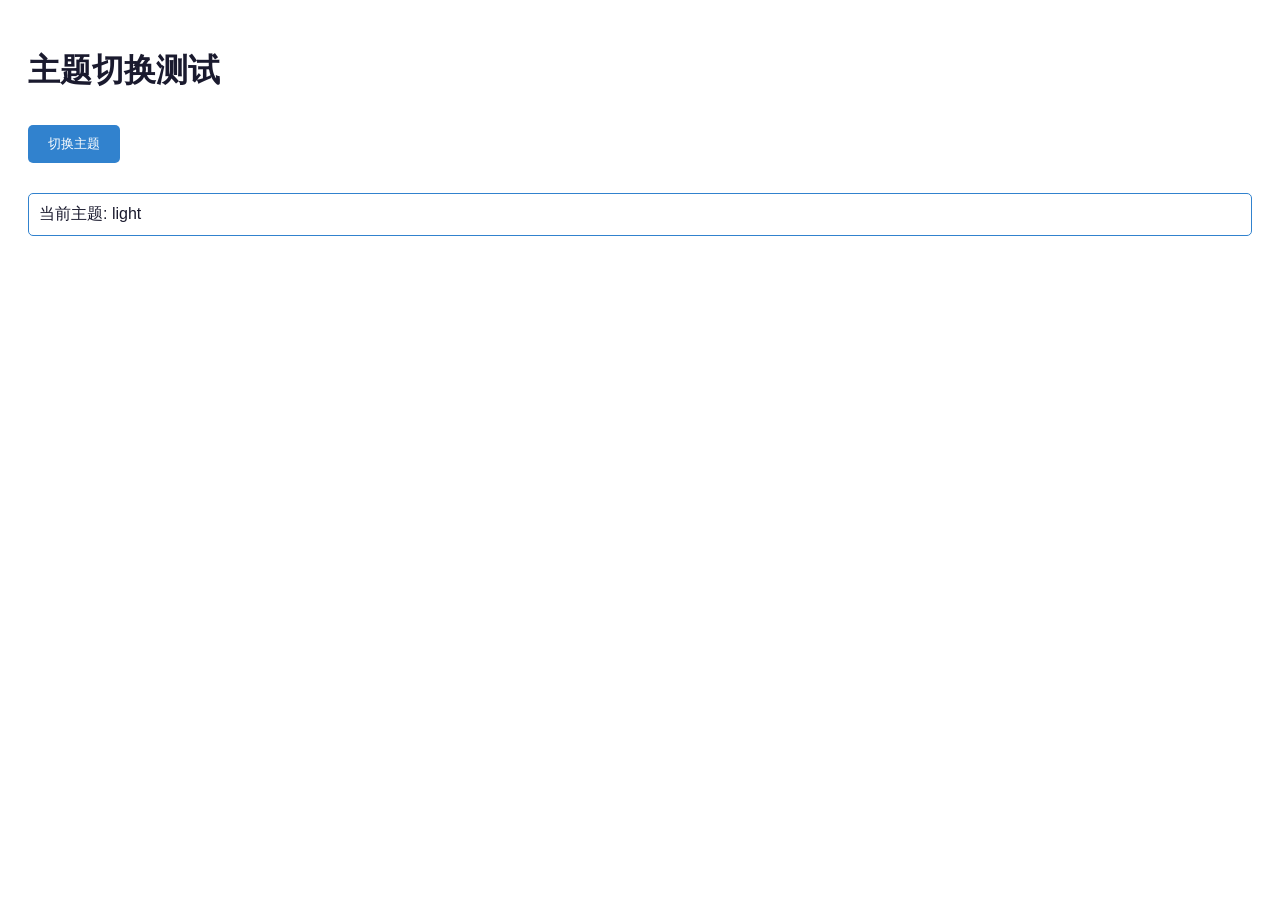
<file: test_theme.html>
<!DOCTYPE html>
<html lang="zh-CN" data-theme="light">
<head>
    <meta charset="UTF-8">
    <meta name="viewport" content="width=device-width, initial-scale=1.0">
    <title>主题测试</title>
    <style>
        :root {
            --bg-primary: #ffffff;
            --text-primary: #1a1a2e;
            --accent-primary: #3182ce;
        }

        [data-theme="dark"] {
            --bg-primary: #0f172a;
            --text-primary: #f1f5f9;
            --accent-primary: #60a5fa;
        }

        [data-theme="gold"] {
            --bg-primary: #1a1510;
            --text-primary: #f5e6d3;
            --accent-primary: #d4af37;
        }

        body {
            background-color: var(--bg-primary);
            color: var(--text-primary);
            transition: all 0.3s ease;
            padding: 20px;
            font-family: sans-serif;
        }

        button {
            background-color: var(--accent-primary);
            color: white;
            padding: 10px 20px;
            border: none;
            border-radius: 5px;
            cursor: pointer;
            margin: 10px 0;
        }

        .theme-info {
            margin-top: 20px;
            padding: 10px;
            border: 1px solid var(--accent-primary);
            border-radius: 5px;
        }
    </style>
</head>
<body>
    <h1>主题切换测试</h1>
    <button onclick="toggleTheme()">切换主题</button>
    <div class="theme-info">
        当前主题: <span id="currentTheme">light</span>
    </div>

    <script>
        function toggleTheme() {
            const currentTheme = document.documentElement.getAttribute('data-theme');
            const themes = ['light', 'dark', 'gold'];
            const currentIndex = themes.indexOf(currentTheme);
            const newTheme = themes[(currentIndex + 1) % themes.length];
            
            document.documentElement.setAttribute('data-theme', newTheme);
            localStorage.setItem('theme', newTheme);
            document.getElementById('currentTheme').textContent = newTheme;
        }

        // 加载保存的主题
        document.addEventListener('DOMContentLoaded', function() {
            const savedTheme = localStorage.getItem('theme') || 'light';
            document.documentElement.setAttribute('data-theme', savedTheme);
            document.getElementById('currentTheme').textContent = savedTheme;
        });
    </script>
</body>
</html>
</file>
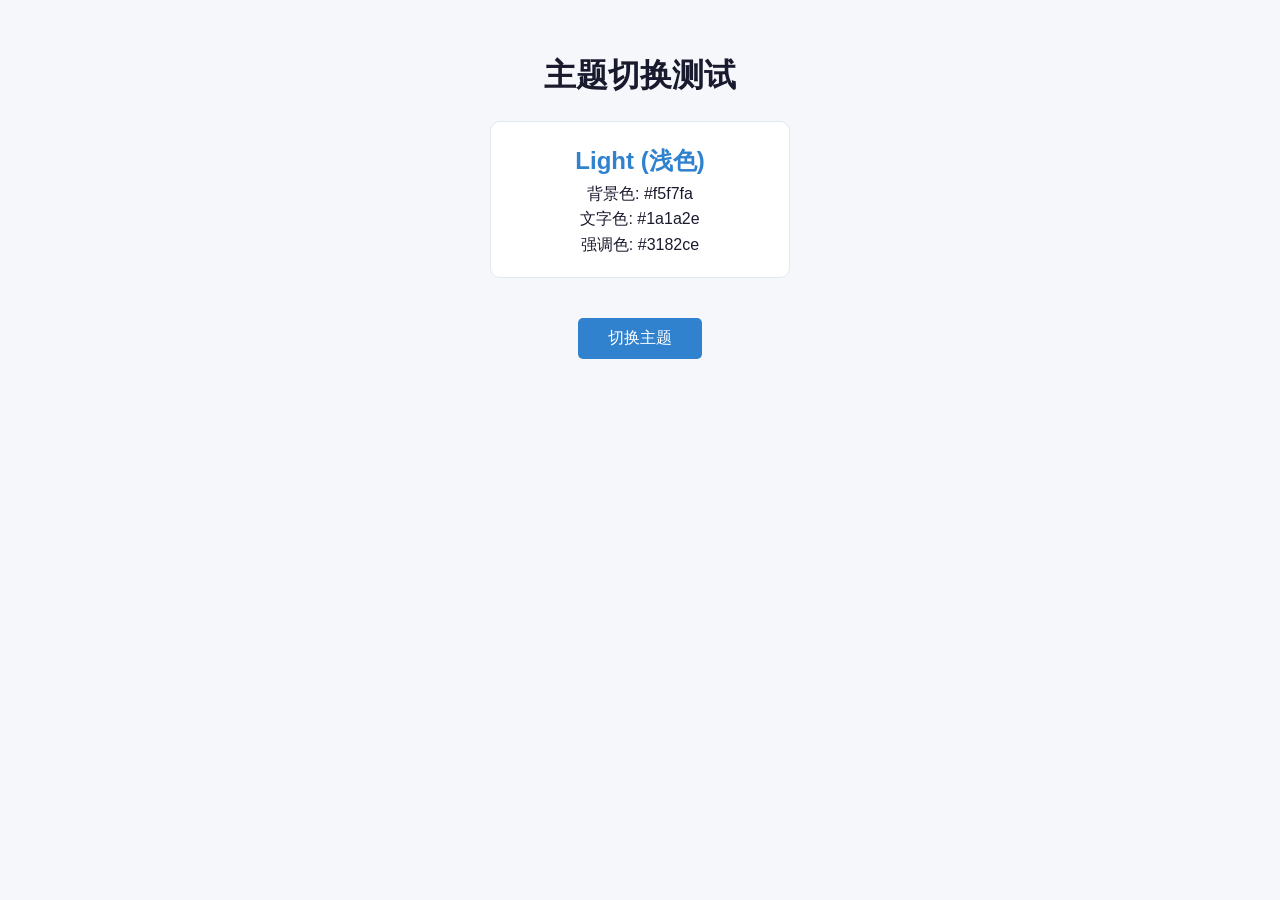
<file: web/test_theme_switch.html>
<!DOCTYPE html>
<html lang="zh-CN" data-theme="light">
<head>
    <meta charset="UTF-8">
    <meta name="viewport" content="width=device-width, initial-scale=1.0">
    <title>主题切换测试</title>
    <link rel="stylesheet" href="css/style.css">
    <style>
        body {
            padding: 50px;
            text-align: center;
        }
        .theme-display {
            margin: 20px auto;
            padding: 20px;
            border-radius: 10px;
            width: 300px;
            background-color: var(--bg-card);
            border: 1px solid var(--border-color);
        }
        .theme-name {
            font-size: 24px;
            font-weight: bold;
            color: var(--accent-primary);
        }
        button {
            padding: 10px 30px;
            font-size: 16px;
            cursor: pointer;
            background-color: var(--accent-primary);
            color: white;
            border: none;
            border-radius: 5px;
            margin-top: 20px;
        }
    </style>
</head>
<body>
    <h1>主题切换测试</h1>
    <div class="theme-display">
        <div class="theme-name" id="themeName">Light</div>
        <p>背景色: <span id="bgColor"></span></p>
        <p>文字色: <span id="textColor"></span></p>
        <p>强调色: <span id="accentColor"></span></p>
    </div>
    <button onclick="toggleTheme()">切换主题</button>

    <script>
        const themes = ['light', 'dark', 'gold'];
        const themeNames = {
            'light': 'Light (浅色)',
            'dark': 'Dark (深色)', 
            'gold': 'Gold (金色)'
        };

        function toggleTheme() {
            const currentTheme = document.documentElement.getAttribute('data-theme') || 'light';
            const currentIndex = themes.indexOf(currentTheme);
            const newTheme = themes[(currentIndex + 1) % themes.length];
            
            console.log(`切换主题: ${currentTheme} -> ${newTheme}`);
            
            document.documentElement.setAttribute('data-theme', newTheme);
            localStorage.setItem('theme', newTheme);
            updateDisplay(newTheme);
        }

        function updateDisplay(theme) {
            document.getElementById('themeName').textContent = themeNames[theme];
            
            const style = window.getComputedStyle(document.body);
            document.getElementById('bgColor').textContent = style.getPropertyValue('--bg-secondary');
            document.getElementById('textColor').textContent = style.getPropertyValue('--text-primary');
            document.getElementById('accentColor').textContent = style.getPropertyValue('--accent-primary');
        }

        // 初始化显示
        document.addEventListener('DOMContentLoaded', function() {
            const savedTheme = localStorage.getItem('theme') || 'light';
            document.documentElement.setAttribute('data-theme', savedTheme);
            updateDisplay(savedTheme);
            console.log(`初始化主题: ${savedTheme}`);
        });
    </script>
</body>
</html>
</file>
<file: web/css/style.css>
/* ============================================
   股票财务分析系统 - 样式表
   支持浅色/深色主题切换
   ============================================ */

/* CSS变量定义 */
:root {
    /* 浅色主题（默认） */
    --bg-primary: #ffffff;
    --bg-secondary: #f5f7fa;
    --bg-tertiary: #eef2f7;
    --bg-card: #ffffff;
    --bg-hover: #f0f4f8;
    
    --text-primary: #1a1a2e;
    --text-secondary: #4a5568;
    --text-tertiary: #718096;
    --text-muted: #a0aec0;
    
    --border-color: #e2e8f0;
    --border-light: #edf2f7;
    
    --accent-primary: #3182ce;
    --accent-secondary: #63b3ed;
    --accent-hover: #2c5282;
    
    --primary-color: #3b82f6;
    --primary-dark: #2563eb;
    
    --success-color: #ff0000;    /* 红色 - 上涨/增长 */
    --danger-color: #00aa00;    /* 绿色 - 下跌/负增长 */
    --warning-color: #ed8936;
    
    --shadow-sm: 0 1px 3px rgba(0, 0, 0, 0.1);
    --shadow-md: 0 4px 6px rgba(0, 0, 0, 0.1);
    --shadow-lg: 0 10px 15px rgba(0, 0, 0, 0.1);
    
    --radius-sm: 6px;
    --radius-md: 10px;
    --radius-lg: 16px;
    
    --transition: all 0.3s ease;
}

/* 深色主题 */
[data-theme="dark"] {
    --bg-primary: #0f172a;
    --bg-secondary: #1e293b;
    --bg-tertiary: #334155;
    --bg-card: #1e293b;
    --bg-hover: #2d3748;
    
    --text-primary: #f1f5f9;
    --text-secondary: #cbd5e1;
    --text-tertiary: #94a3b8;
    --text-muted: #64748b;
    
    --border-color: #334155;
    --border-light: #475569;
    
    --accent-primary: #60a5fa;
    --accent-secondary: #3b82f6;
    --accent-hover: #93c5fd;
    
    --primary-color: #3b82f6;
    --primary-dark: #2563eb;
    
    --success-color: #ff3333;    /* 红色 - 上涨/增长 */
    --danger-color: #00cc00;    /* 绿色 - 下跌/负增长 */
    --warning-color: #fb923c;
    
    --shadow-sm: 0 1px 3px rgba(0, 0, 0, 0.3);
    --shadow-md: 0 4px 6px rgba(0, 0, 0, 0.4);
    --shadow-lg: 0 10px 15px rgba(0, 0, 0, 0.5);
}

/* 金色主题 - 高端大气 */
[data-theme="gold"] {
    --bg-primary: #1a1510;
    --bg-secondary: #2d2418;
    --bg-tertiary: #3d3020;
    --bg-card: #231d14;
    --bg-hover: #3d3020;
    
    --text-primary: #f5e6d3;
    --text-secondary: #d4c4a8;
    --text-tertiary: #a69076;
    --text-muted: #7a6650;
    
    --border-color: #5c4a33;
    --border-light: #4a3828;
    
    --accent-primary: #d4af37;
    --accent-secondary: #f0d76e;
    --accent-hover: #ffd700;
    
    --primary-color: #d4af37;
    --primary-dark: #b8960c;
    
    --success-color: #ff4444;    /* 红色 - 上涨/增长 */
    --danger-color: #00dd00;    /* 绿色 - 下跌/负增长 */
    --warning-color: #d4af37;
    
    --shadow-sm: 0 1px 3px rgba(0, 0, 0, 0.3);
    --shadow-md: 0 4px 6px rgba(0, 0, 0, 0.4);
    --shadow-lg: 0 10px 15px rgba(0, 0, 0, 0.5);
}

/* 基础样式重置 */
* {
    margin: 0;
    padding: 0;
    box-sizing: border-box;
}

body {
    font-family: -apple-system, BlinkMacSystemFont, 'Segoe UI', 'PingFang SC', 'Hiragino Sans GB', 'Microsoft YaHei', sans-serif;
    background-color: var(--bg-secondary);
    color: var(--text-primary);
    line-height: 1.6;
    transition: var(--transition);
    min-height: 100vh;
}

/* ============================================
   顶部导航栏
   ============================================ */
.header {
    position: fixed;
    top: 0;
    left: 0;
    right: 0;
    height: 64px;
    background-color: var(--bg-card);
    border-bottom: 1px solid var(--border-color);
    display: flex;
    align-items: center;
    justify-content: space-between;
    padding: 0 24px;
    z-index: 1000;
    box-shadow: var(--shadow-sm);
    transition: var(--transition);
}

.header-left .logo {
    display: flex;
    align-items: center;
    gap: 10px;
    text-decoration: none;
    color: var(--accent-primary);
    font-size: 1.25rem;
    font-weight: 600;
}

.header-left .logo i {
    font-size: 1.5rem;
}

.header-center {
    flex: 1;
    max-width: 400px;
    margin: 0 24px;
}

.search-box {
    display: flex;
    align-items: center;
    background-color: var(--bg-tertiary);
    border-radius: var(--radius-md);
    padding: 4px;
    border: 1px solid var(--border-color);
    transition: var(--transition);
}

.search-box:focus-within {
    border-color: var(--accent-primary);
    box-shadow: 0 0 0 3px rgba(49, 130, 206, 0.1);
}

.search-box input {
    flex: 1;
    border: none;
    background: transparent;
    padding: 10px 16px;
    font-size: 0.95rem;
    color: var(--text-primary);
    outline: none;
}

.search-box input::placeholder {
    color: var(--text-muted);
}

/* 隐藏浏览器默认的清除按钮和搜索图标 */
.search-box input::-webkit-search-cancel-button,
.search-box input::-webkit-search-decoration,
.search-box input::-webkit-search-results-button,
.search-box input::-webkit-search-results-decoration {
    -webkit-appearance: none;
    display: none;
}

.search-box input::-moz-search-cancel-button,
.search-box input::-moz-search-decoration,
.search-box input::-moz-search-results-button {
    display: none;
}

.search-box input::-ms-clear,
.search-box input::-ms-reveal {
    display: none;
}

/* 确保输入框没有任何背景装饰 */
.search-box input {
    background-image: none !important;
    background-color: transparent !important;
    -webkit-appearance: none;
    -moz-appearance: none;
    appearance: none;
}

/* 彻底移除所有浏览器默认的输入框装饰 */
.search-box input::-webkit-search-cancel-button,
.search-box input::-webkit-search-decoration,
.search-box input::-webkit-search-results-button,
.search-box input::-webkit-search-results-decoration,
.search-box input::-webkit-textfield-decoration-container {
    -webkit-appearance: none;
    display: none;
    width: 0;
    height: 0;
    margin: 0;
    padding: 0;
}

.search-box input::-moz-search-cancel-button,
.search-box input::-moz-search-decoration,
.search-box input::-moz-search-results-button,
.search-box input::-moz-search-results-decoration {
    display: none;
    width: 0;
    height: 0;
    margin: 0;
    padding: 0;
}

/* 确保输入框内部没有额外的元素 */
.search-box input {
    padding-right: 16px !important;
}

/* 移除外部插件或扩展添加的干扰元素 */
.Pfosts,
.tosan,
.Pfosts.tosan,
div.Pfosts,
div.tosan,
div.Pfosts.tosan,
.search-box .Pfosts,
.search-box .tosan,
.search-box > div:not(:first-child):not(:last-child),
.search-box > div[class*="Pfosts"],
.search-box > div[class*="tosan"],
.header-center .Pfosts,
.header-center .tosan,
.header-center > div > div:not(:first-child):not(:last-child) {
    display: none !important;
    visibility: hidden !important;
    width: 0 !important;
    height: 0 !important;
    opacity: 0 !important;
    position: absolute !important;
    pointer-events: none !important;
    z-index: -9999 !important;
}

/* 移除所有可能的输入框装饰 */
.search-box input::-webkit-outer-spin-button,
.search-box input::-webkit-inner-spin-button {
    -webkit-appearance: none;
    margin: 0;
}

.search-box input[type=number] {
    -moz-appearance: textfield;
}

.search-box button {
    background-color: var(--accent-primary);
    color: white;
    border: none;
    padding: 10px 20px;
    border-radius: var(--radius-sm);
    cursor: pointer;
    transition: var(--transition);
}

.search-box button:hover {
    background-color: var(--accent-hover);
}

.header-right {
    display: flex;
    align-items: center;
    gap: 16px;
}

.theme-toggle {
    width: 40px;
    height: 40px;
    border-radius: 50%;
    border: 1px solid var(--border-color);
    background-color: var(--bg-tertiary);
    color: var(--text-secondary);
    cursor: pointer;
    display: flex;
    align-items: center;
    justify-content: center;
    transition: var(--transition);
}

.theme-toggle:hover {
    background-color: var(--bg-hover);
    color: var(--accent-primary);
    transform: rotate(15deg);
}

/* ============================================
   主内容区
   ============================================ */
.main-content {
    padding: 88px 24px 24px;
    max-width: 1400px;
    margin: 0 auto;
}

/* 股票信息卡片 */
.stock-info-card {
    background-color: var(--bg-card);
    border-radius: var(--radius-lg);
    padding: 10px 16px;
    margin-bottom: 12px;
    box-shadow: var(--shadow-md);
    border: 1px solid var(--border-color);
    transition: var(--transition);
}

.stock-header-main {
    display: flex;
    align-items: center;
    justify-content: center;
    gap: 24px;
}

.stock-title-section {
    display: flex;
    align-items: center;
    gap: 12px;
    min-width: 120px;
}

.stock-name {
    font-size: 1.4rem;
    font-weight: 700;
    color: var(--text-primary);
}

.stock-code {
    font-size: 1.1rem;
    color: var(--text-tertiary);
    font-family: 'SF Mono', monospace;
}

/* 行情数据 */
.stock-market-data {
    display: flex;
    flex-direction: column;
    gap: 10px;
    width: 100%;
    position: relative;
    padding: 16px;
    background: rgba(255, 255, 255, 0.05);
    border-radius: 12px;
}

/* 操作按钮组 */
.market-actions {
    position: absolute;
    top: 12px;
    right: 12px;
    display: flex;
    gap: 8px;
}

/* 市场头部信息 */
.market-header {
    display: flex;
    align-items: center;
    gap: 24px;
    padding-bottom: 12px;
    border-bottom: 1px solid rgba(255, 255, 255, 0.1);
}

.action-btn {
    background-color: rgba(255, 255, 255, 0.1);
    color: var(--text-primary);
    border: none;
    border-radius: 8px;
    padding: 8px 12px;
    font-size: 0.875rem;
    cursor: pointer;
    transition: all 0.2s ease;
    display: flex;
    align-items: center;
    gap: 4px;
}

.action-btn:hover {
    background-color: rgba(255, 255, 255, 0.2);
}

.action-btn:active {
    transform: scale(0.95);
}

.action-btn.favorited {
    color: #ffc107;
}

.price-section {
    display: flex;
    align-items: baseline;
    gap: 8px;
}

.current-price {
    font-size: 2.2rem;
    font-weight: 700;
    color: var(--text-primary);
}

.price-unit {
    font-size: 1rem;
    color: var(--text-secondary);
}

.price-change-info {
    display: flex;
    align-items: center;
    gap: 8px;
}

.price-change {
    font-size: 1.1rem;
    font-weight: 600;
}

.price-change-percent {
    font-size: 1.1rem;
    font-weight: 600;
}

.price-change.positive,
.price-change-percent.positive {
    color: var(--success-color);
}

.price-change.negative,
.price-change-percent.negative {
    color: var(--danger-color);
}

.price-change.neutral,
.price-change-percent.neutral {
    color: #808080;
}

.stock-tags {
    display: flex;
    flex-wrap: wrap;
    gap: 8px;
}

.tag-item {
    padding: 2px 8px;
    background: rgba(59, 130, 246, 0.1);
    color: var(--primary-color);
    border-radius: 4px;
    font-size: 0.75rem;
}

.market-grid {
    display: grid;
    grid-template-columns: repeat(4, 1fr);
    gap: 12px;
    padding: 14px;
    background: rgba(0, 0, 0, 0.2);
    border-radius: 10px;
}

.market-item {
    display: flex;
    flex-direction: column;
    gap: 3px;
}

.market-label {
    font-size: 0.725rem;
    color: var(--text-tertiary);
    font-weight: 500;
    text-transform: uppercase;
    letter-spacing: 0.5px;
}

.market-value {
    font-size: 0.9rem;
    font-weight: 600;
    color: var(--text-primary);
    font-family: 'SF Mono', monospace;
}

.market-value.high {
    color: var(--success-color);
}

.market-value.low {
    color: var(--danger-color);
}

.update-info {
    position: absolute;
    bottom: 12px;
    right: 12px;
    display: flex;
    align-items: center;
    gap: 4px;
    font-size: 0.75rem;
    color: var(--text-tertiary);
}

.update-time-label {
}

.update-time-value {
    font-family: 'SF Mono', monospace;
}

.market-stats {
    display: flex;
    align-items: center;
    gap: 4px;
    padding-left: 12px;
    border-left: 1px solid var(--border-light);
}

.stat-label {
    font-size: 0.75rem;
    color: var(--text-tertiary);
}

.stat-value {
    font-size: 0.9rem;
    font-weight: 600;
    color: var(--text-primary);
}

/* 公司概况 */
.company-profile {
    display: flex;
    flex-wrap: wrap;
    gap: 16px;
}

.profile-row {
    display: flex;
    align-items: center;
}

.profile-label {
    font-size: 0.8rem;
    color: var(--text-tertiary);
    flex-shrink: 0;
}

.profile-value {
    font-size: 0.8rem;
    color: var(--text-primary);
    flex: 1;
    max-width: 400px;
}

/* 关键指标概览 */
.metrics-overview {
    margin-bottom: 20px;
}

.metrics-grid {
    display: grid;
    grid-template-columns: repeat(auto-fit, minmax(200px, 1fr));
    gap: 12px;
}

.metric-card {
    background-color: var(--bg-card);
    border-radius: var(--radius-md);
    padding: 16px;
    box-shadow: var(--shadow-sm);
    border: 1px solid var(--border-color);
    transition: var(--transition);
}

.metric-card:hover {
    transform: translateY(-1px);
    box-shadow: var(--shadow-md);
}

.metric-label {
    font-size: 0.75rem;
    color: var(--text-tertiary);
    margin-bottom: 6px;
}

.metric-value {
    font-size: 1.375rem;
    font-weight: 600;
    color: var(--text-primary);
    margin-bottom: 6px;
}

.metric-change {
    font-size: 0.75rem;
    font-weight: 500;
}

.metric-change.positive {
    color: var(--success-color);
}

.metric-change.negative {
    color: var(--danger-color);
}

.metric-unit {
    font-size: 0.75rem;
    color: var(--text-muted);
}

/* ============================================
   图表区域
   ============================================ */
.charts-section {
    margin-bottom: 24px;
}

.chart-container {
    background-color: var(--bg-card);
    border-radius: var(--radius-lg);
    padding: 24px;
    box-shadow: var(--shadow-md);
    border: 1px solid var(--border-color);
}

.chart-header {
    display: flex;
    align-items: center;
    justify-content: space-between;
    margin-bottom: 20px;
    flex-wrap: wrap;
    gap: 16px;
}

.chart-header h3 {
    font-size: 1.125rem;
    font-weight: 600;
    color: var(--text-primary);
}

.chart-controls {
    display: flex;
    gap: 8px;
    flex-wrap: wrap;
}

.chart-btn {
    padding: 8px 16px;
    border: 1px solid var(--border-color);
    background-color: var(--bg-tertiary);
    color: var(--text-secondary);
    border-radius: var(--radius-sm);
    cursor: pointer;
    font-size: 0.875rem;
    transition: var(--transition);
}

.chart-btn:hover {
    background-color: var(--bg-hover);
    color: var(--text-primary);
}

.chart-btn.active {
    background-color: var(--accent-primary);
    color: white;
    border-color: var(--accent-primary);
}

.chart-wrapper {
    position: relative;
    height: 400px;
}

/* ============================================
   盈利预测区域
   ============================================ */
.forecast-section {
    background-color: var(--bg-card);
    border-radius: var(--radius-lg);
    padding: 20px;
    margin-bottom: 20px;
    box-shadow: var(--shadow-md);
    border: 1px solid var(--border-color);
}

.section-header {
    margin-bottom: 16px;
}

.section-header h3 {
    font-size: 1.125rem;
    font-weight: 600;
    color: var(--text-primary);
}

/* ============================================
   数据表格
   ============================================ */
.data-table-section {
    background-color: var(--bg-card);
    border-radius: var(--radius-lg);
    padding: 20px;
    margin-bottom: 20px;
    box-shadow: var(--shadow-md);
    border: 1px solid var(--border-color);
}

.table-header {
    display: flex;
    align-items: center;
    justify-content: space-between;
    margin-bottom: 20px;
    flex-wrap: wrap;
    gap: 16px;
}

.table-header h3 {
    font-size: 1.125rem;
    font-weight: 600;
    color: var(--text-primary);
}

.table-controls {
    display: flex;
    gap: 12px;
}

.export-btn {
    display: flex;
    align-items: center;
    gap: 8px;
    padding: 10px 20px;
    background-color: var(--accent-primary);
    color: white;
    border: none;
    border-radius: var(--radius-sm);
    cursor: pointer;
    font-size: 0.875rem;
    transition: var(--transition);
}

.export-btn:hover {
    background-color: var(--accent-hover);
}

.table-wrapper {
    overflow-x: auto;
    border-radius: var(--radius-md);
    border: 1px solid var(--border-color);
    max-height: 400px;
    overflow-y: auto;
}

.data-table {
    width: 100%;
    border-collapse: collapse;
    font-size: 0.85rem;
}

.data-table th,
.data-table td {
    padding: 8px 12px;
    text-align: right;
    border-bottom: 1px solid var(--border-light);
}

.data-table th {
    background-color: var(--bg-tertiary);
    color: var(--text-secondary);
    font-weight: 600;
    text-align: center;
    white-space: nowrap;
    position: sticky;
    top: 0;
    z-index: 1;
    box-shadow: 0 2px 2px -1px rgba(0, 0, 0, 0.1);
}

.data-table th:first-child,
.data-table td:first-child {
    text-align: left;
    font-weight: 500;
}

.data-table tbody tr {
    transition: var(--transition);
}

.data-table tbody tr:hover {
    background-color: var(--bg-hover);
}

.data-table tbody tr:last-child td {
    border-bottom: none;
}

.data-table .positive {
    color: var(--success-color);
}

.data-table .negative {
    color: var(--danger-color);
}

/* ============================================
   页脚
   ============================================ */
.footer {
    text-align: center;
    padding: 24px;
    color: var(--text-muted);
    font-size: 0.875rem;
    border-top: 1px solid var(--border-color);
    margin-top: 40px;
}

/* ============================================
   互动问答模块
   ============================================ */
.qa-section {
    background-color: var(--bg-card);
    border-radius: var(--radius-lg);
    padding: 20px;
    box-shadow: var(--shadow-sm);
    border: 1px solid var(--border-color);
    margin-bottom: 24px;
}

.qa-section .section-header {
    display: flex;
    justify-content: space-between;
    align-items: center;
    margin-bottom: 16px;
    padding-bottom: 12px;
    border-bottom: 1px solid var(--border-light);
    flex-wrap: wrap;
    gap: 12px;
}

.qa-section h3 {
    font-size: 1.125rem;
    font-weight: 600;
    color: var(--text-primary);
    margin: 0;
}

.qa-actions {
    display: flex;
    align-items: center;
    gap: 12px;
    flex-wrap: wrap;
}

.qa-search {
    display: flex;
    align-items: center;
    gap: 6px;
}

.search-input {
    padding: 6px 12px;
    border: 1px solid var(--border-color);
    border-radius: var(--radius-sm);
    font-size: 0.875rem;
    width: 200px;
    background-color: var(--bg-secondary);
    color: var(--text-primary);
    transition: var(--transition);
}

.search-input:focus {
    outline: none;
    border-color: var(--accent-primary);
    box-shadow: 0 0 0 2px rgba(59, 130, 246, 0.2);
}

.search-btn {
    background-color: var(--accent-primary);
    color: white;
    border: none;
    border-radius: var(--radius-sm);
    padding: 6px 12px;
    font-size: 0.875rem;
    cursor: pointer;
    transition: var(--transition);
    display: flex;
    align-items: center;
    gap: 4px;
}

.search-btn:hover {
    background-color: var(--accent-hover);
}

.refresh-btn {
    background-color: var(--accent-primary);
    color: white;
    border: none;
    border-radius: var(--radius-sm);
    padding: 6px 12px;
    font-size: 0.875rem;
    cursor: pointer;
    transition: var(--transition);
    display: flex;
    align-items: center;
    gap: 4px;
}

.refresh-btn:hover {
    background-color: var(--accent-hover);
}

.refresh-btn:active {
    transform: scale(0.98);
}

.qa-container {
    display: flex;
    flex-direction: column;
    gap: 8px;
}

.qa-item {
    display: flex;
    flex-direction: column;
    gap: 4px;
    padding: 8px 0;
    border-bottom: 1px solid var(--border-light);
}

.qa-item:last-child {
    border-bottom: none;
}

/* 最近 3 天（72 小时）问答高亮 */
.qa-item.recent {
    background-color: rgba(251, 191, 36, 0.2);
    border-radius: 8px;
    padding: 12px 16px;
    margin-bottom: 8px;
    border: 2px solid rgba(251, 191, 36, 0.6);
}

/* 深色主题下的最近问答高亮 */
[data-theme="dark"] .qa-item.recent {
    background-color: rgba(251, 191, 36, 0.15);
    border-color: rgba(251, 191, 36, 0.5);
}

/* 金色主题下的最近问答高亮 */
[data-theme="gold"] .qa-item.recent {
    background-color: rgba(212, 175, 55, 0.2);
    border-color: rgba(212, 175, 55, 0.6);
}

/* 提问行 */
.qa-question-row {
    display: flex;
    align-items: flex-start;
    gap: 6px;
    font-size: 0.8125rem;
    line-height: 1.5;
}

/* 回答行 */
.qa-answer-row {
    display: flex;
    align-items: flex-start;
    gap: 6px;
    font-size: 0.8125rem;
    line-height: 1.5;
    padding-left: 24px;
}

/* 图标 */
.qa-icon {
    width: 18px;
    height: 18px;
    border-radius: 50%;
    display: flex;
    align-items: center;
    justify-content: center;
    font-size: 0.625rem;
    flex-shrink: 0;
    margin-top: 2px;
}

.qa-icon.question-icon {
    background-color: var(--primary-color);
}

.qa-icon.answer-icon {
    background-color: var(--success-color);
}

/* 标签 */
.qa-label {
    font-weight: 600;
    color: var(--text-primary);
    flex-shrink: 0;
}

/* 元信息 */
.qa-meta {
    display: flex;
    align-items: center;
    gap: 4px;
    font-size: 0.75rem;
    color: var(--text-muted);
    flex-shrink: 0;
}

.qa-divider {
    color: var(--border-light);
}

.qa-ask-user,
.qa-answer-source {
    font-weight: 500;
}

.qa-ask-time,
.qa-answer-time {
    color: var(--text-muted);
}

/* 内容文本 */
.qa-content-text {
    color: var(--text-secondary);
    white-space: pre-wrap;
    word-break: break-word;
    flex: 1;
}

/* 关键字高亮 */
.highlight {
    background-color: #fef08a;
    color: #854d0e;
    padding: 1px 3px;
    border-radius: 2px;
}

/* 分页控件 */
.qa-pagination {
    display: flex !important;
    justify-content: flex-end !important;
    align-items: center !important;
    padding-top: 16px;
    margin-top: 12px;
    border-top: 1px solid var(--border-light);
    gap: 16px;
    width: 100%;
}

.pagination-info {
    font-size: 0.8125rem;
    color: var(--text-tertiary);
}

.pagination-buttons {
    display: flex;
    align-items: center;
    gap: 6px;
}

.page-btn {
    background-color: var(--bg-secondary);
    color: var(--text-secondary);
    border: 1px solid var(--border-color);
    border-radius: var(--radius-sm);
    padding: 4px 10px;
    font-size: 0.8125rem;
    cursor: pointer;
    transition: var(--transition);
}

.page-btn:hover:not(.disabled) {
    background-color: var(--accent-primary);
    color: white;
    border-color: var(--accent-primary);
}

.page-btn.active {
    background-color: var(--accent-primary);
    color: white;
    border-color: var(--accent-primary);
}

.page-btn.disabled {
    opacity: 0.5;
    cursor: not-allowed;
}

.loading-text {
    text-align: center;
    padding: 30px;
    color: var(--text-tertiary);
    font-size: 0.8125rem;
}

.empty-state {
    text-align: center;
    padding: 30px;
    color: var(--text-muted);
    font-size: 0.8125rem;
}

/* ============================================
   加载遮罩
   ============================================ */
.loading-overlay {
    position: fixed;
    top: 0;
    left: 0;
    right: 0;
    bottom: 0;
    background-color: rgba(0, 0, 0, 0.5);
    display: flex;
    align-items: center;
    justify-content: center;
    z-index: 9999;
    opacity: 0;
    visibility: hidden;
    transition: var(--transition);
}

.loading-overlay.active {
    opacity: 1;
    visibility: visible;
}

.loading-spinner {
    background-color: var(--bg-card);
    padding: 32px 48px;
    border-radius: var(--radius-lg);
    display: flex;
    flex-direction: column;
    align-items: center;
    gap: 16px;
    box-shadow: var(--shadow-lg);
}

.loading-spinner i {
    font-size: 2rem;
    color: var(--accent-primary);
}

.loading-spinner span {
    color: var(--text-secondary);
    font-size: 0.95rem;
}

/* ============================================
   响应式设计
   ============================================ */
@media (max-width: 1024px) {
    .metrics-grid {
        grid-template-columns: repeat(2, 1fr);
    }
    
    .chart-header {
        flex-direction: column;
        align-items: flex-start;
    }
    
    .chart-controls {
        width: 100%;
        overflow-x: auto;
        padding-bottom: 8px;
    }
}

@media (max-width: 768px) {
    .header {
        padding: 0 16px;
    }
    
    .header-center {
        margin: 0 12px;
    }
    
    .main-content {
        padding: 80px 16px 16px;
    }
    
    .metrics-grid {
        grid-template-columns: 1fr;
    }
    
    .stock-header {
        flex-direction: column;
        align-items: flex-start;
    }
    
    .chart-wrapper {
        height: 300px;
    }
    
    .data-table th,
    .data-table td {
        padding: 10px 12px;
        font-size: 0.85rem;
    }
}

@media (max-width: 480px) {
    .search-box {
        display: none;
    }
    
    .metric-value {
        font-size: 1.5rem;
    }
    
    .chart-btn {
        padding: 6px 12px;
        font-size: 0.8rem;
    }
}

/* ============================================
   动画效果
   ============================================ */
@keyframes fadeIn {
    from {
        opacity: 0;
        transform: translateY(10px);
    }
    to {
        opacity: 1;
        transform: translateY(0);
    }
}

.metric-card,
.chart-container,
.data-table-section {
    animation: fadeIn 0.4s ease-out;
}

/* 滚动条样式 */
::-webkit-scrollbar {
    width: 8px;
    height: 8px;
}

::-webkit-scrollbar-track {
    background: var(--bg-tertiary);
    border-radius: 4px;
}

::-webkit-scrollbar-thumb {
    background: var(--text-muted);
    border-radius: 4px;
}

::-webkit-scrollbar-thumb:hover {
    background: var(--text-tertiary);
}

/* ============================================
   自选股管理页面样式
   ============================================ */

.section-header {
    display: flex;
    align-items: center;
    justify-content: space-between;
    margin-bottom: 16px;
}

.section-header h2 {
    font-size: 1.1rem;
    font-weight: 600;
    color: var(--text-primary);
    display: flex;
    align-items: center;
    gap: 8px;
}

.section-header h2 i {
    color: var(--warning-color);
}

/* 刷新互动数据按钮 */
/* 操作按钮容器 */
.action-buttons {
    display: flex;
    gap: 8px;
    align-items: center;
}

/* 导入按钮 */
.import-btn {
    display: flex;
    align-items: center;
    gap: 6px;
    padding: 6px 12px;
    background-color: var(--success-color);
    color: white;
    border: none;
    border-radius: var(--radius-sm);
    font-size: 0.8125rem;
    font-weight: 500;
    cursor: pointer;
    transition: background-color 0.2s, transform 0.1s;
}

.import-btn:hover {
    background-color: rgba(239, 68, 68, 0.8);
    transform: translateY(-1px);
}

.import-btn:active {
    transform: translateY(0);
}

/* 导出按钮 */
.export-btn {
    display: flex;
    align-items: center;
    gap: 6px;
    padding: 6px 12px;
    background-color: var(--accent-primary);
    color: white;
    border: none;
    border-radius: var(--radius-sm);
    font-size: 0.8125rem;
    font-weight: 500;
    cursor: pointer;
    transition: background-color 0.2s, transform 0.1s;
}

.export-btn:hover {
    background-color: var(--accent-hover);
    transform: translateY(-1px);
}

.export-btn:active {
    transform: translateY(0);
}

/* 刷新互动数据按钮 */
.refresh-hudong-btn {
    display: flex;
    align-items: center;
    gap: 6px;
    padding: 6px 12px;
    background-color: var(--primary-color);
    color: white;
    border: none;
    border-radius: var(--radius-sm);
    font-size: 0.8125rem;
    font-weight: 500;
    cursor: pointer;
    transition: background-color 0.2s, transform 0.1s;
}

.refresh-hudong-btn:hover {
    background-color: var(--primary-dark);
    transform: translateY(-1px);
}

/* 刷新行情按钮 */
.refresh-market-btn {
    display: flex;
    align-items: center;
    gap: 6px;
    padding: 6px 12px;
    background-color: var(--success-color);
    color: white;
    border: none;
    border-radius: var(--radius-sm);
    font-size: 0.8125rem;
    font-weight: 500;
    cursor: pointer;
    transition: background-color 0.2s, transform 0.1s;
}

.refresh-market-btn:hover {
    background-color: var(--success-dark);
    transform: translateY(-1px);
}

.refresh-hudong-btn:active {
    transform: translateY(0);
}

.refresh-hudong-btn:disabled {
    background-color: var(--border-light);
    cursor: not-allowed;
    transform: none;
    opacity: 0.7;
}

/* 池类型切换标签 */
.pool-tabs {
    display: flex;
    gap: 8px;
    margin-bottom: 16px;
    border-bottom: 1px solid var(--border-light);
    padding-bottom: 12px;
}

.pool-tab {
    padding: 8px 16px;
    border: 1px solid var(--border-color);
    border-radius: 20px;
    background: var(--bg-tertiary);
    color: var(--text-secondary);
    cursor: pointer;
    transition: var(--transition);
    font-size: 0.85rem;
    display: flex;
    align-items: center;
    gap: 6px;
}

.pool-tab:hover {
    border-color: var(--primary-color);
    color: var(--primary-color);
}

.pool-tab.active {
    background: var(--primary-color);
    border-color: var(--primary-color);
    color: white;
}

.pool-tab .fa-fire {
    color: var(--success-color);
}

.pool-tab .fa-eye {
    color: var(--primary-color);
}

.pool-tab.active .fa-fire,
.pool-tab.active .fa-eye {
    color: white;
}

/* 自选股列表 */
.stock-list-container {
    min-height: 200px;
}

.stock-list {
    display: flex;
    flex-direction: column;
    gap: 4px;
}

.stock-item {
    display: flex;
    align-items: center;
    justify-content: space-between;
    padding: 8px 12px;
    background: var(--bg-tertiary);
    border-radius: var(--radius-sm);
    transition: var(--transition);
}

.stock-item:hover {
    background: var(--hover-bg);
}

.stock-info {
    cursor: pointer;
    flex: 1;
    display: flex;
    align-items: center;
    gap: 8px;
    min-width: 0;
}

.stock-item .stock-name {
    font-size: 0.9rem;
    font-weight: 600;
    color: var(--text-primary);
    white-space: nowrap;
}

.pool-badge {
    padding: 1px 6px;
    border-radius: 8px;
    font-size: 0.65rem;
    font-weight: 500;
    white-space: nowrap;
}

.pool-badge.core {
    background: rgba(239, 68, 68, 0.15);
    color: var(--success-color);
}

.pool-badge.watch {
    background: rgba(59, 130, 246, 0.15);
    color: var(--primary-color);
}

.stock-item .stock-code {
    font-size: 0.75rem;
    color: var(--text-tertiary);
    font-family: 'SF Mono', monospace;
    white-space: nowrap;
}

.stock-item .stock-notes {
    font-size: 0.75rem;
    color: var(--text-secondary);
    flex: 1;
    overflow: hidden;
    text-overflow: ellipsis;
    white-space: nowrap;
    margin-left: 4px;
}

.stock-actions {
    display: flex;
    gap: 6px;
    margin-left: 8px;
}

.action-btn {
    width: 32px;
    height: 32px;
    border: none;
    border-radius: 50%;
    background: var(--bg-card);
    color: var(--text-secondary);
    cursor: pointer;
    transition: var(--transition);
    display: flex;
    align-items: center;
    justify-content: center;
}

.action-btn:hover {
    background: var(--primary-color);
    color: white;
}

.action-btn.in-stock {
    background: var(--accent-primary);
    color: white;
}

.action-btn.in-stock:hover {
    background: var(--danger-color);
}

.action-btn.danger:hover {
    background: var(--danger-color);
}

.action-btn i {
    font-size: 0.85rem;
}

.action-btn.text-btn {
    width: auto;
    height: auto;
    border-radius: 8px;
    padding: 8px 16px;
    gap: 6px;
    background: var(--accent-color);
    color: white;
}

.action-btn.text-btn:hover {
    background: var(--accent-dark);
}

/* 加载、空白、错误状态 */
.loading,
.empty-state,
.error-state {
    text-align: center;
    padding: 40px 20px;
    color: var(--text-tertiary);
}

.empty-state::before {
    content: '\f005';
    font-family: 'Font Awesome 6 Free';
    font-size: 3rem;
    display: block;
    margin-bottom: 16px;
    opacity: 0.3;
}

.error-state {
    color: var(--danger-color);
}

/* 弹窗样式 */
.modal {
    display: none;
    position: fixed;
    top: 0;
    left: 0;
    width: 100%;
    height: 100%;
    background: rgba(0, 0, 0, 0.5);
    z-index: 1000;
    justify-content: center;
    align-items: center;
}

.modal-content {
    background: var(--bg-card);
    border-radius: var(--radius-lg);
    width: 90%;
    max-width: 400px;
    max-height: 80vh;
    overflow-y: auto;
    box-shadow: var(--shadow-lg);
    display: flex;
    flex-direction: column;
}

.modal-header {
    display: flex;
    align-items: center;
    justify-content: space-between;
    padding: 16px 20px;
    border-bottom: 1px solid var(--border-light);
}

.modal-header h3 {
    font-size: 1rem;
    font-weight: 600;
    color: var(--text-primary);
}

.modal-close {
    width: 32px;
    height: 32px;
    border: none;
    border-radius: 50%;
    background: transparent;
    color: var(--text-tertiary);
    cursor: pointer;
    font-size: 1.5rem;
    line-height: 1;
    transition: var(--transition);
}

.modal-close:hover {
    background: var(--bg-tertiary);
    color: var(--text-primary);
}

.modal-body {
    padding: 20px;
    flex: 1;
    overflow-y: auto;
}

.modal-footer {
    display: flex;
    justify-content: flex-end;
    gap: 12px;
    flex-shrink: 0;
    padding: 16px 20px;
    border-top: 1px solid var(--border-light);
}

/* 表单样式 */
.form-group {
    margin-bottom: 16px;
}

.form-group:last-child {
    margin-bottom: 0;
}

.form-group label {
    display: block;
    font-size: 0.85rem;
    color: var(--text-secondary);
    margin-bottom: 8px;
}

.form-group input[type="text"],
.form-group textarea {
    width: 100%;
    padding: 10px 12px;
    border: 1px solid var(--border-color);
    border-radius: var(--radius-md);
    background: var(--bg-tertiary);
    color: var(--text-primary);
    font-size: 0.9rem;
}

.form-group input[readonly] {
    background: var(--bg-secondary);
    cursor: not-allowed;
}

/* 单选框样式 */
.pool-select {
    display: flex;
    gap: 16px;
}

.radio-label {
    display: flex;
    align-items: center;
    gap: 8px;
    cursor: pointer;
    padding: 8px 16px;
    border: 1px solid var(--border-color);
    border-radius: var(--radius-md);
    transition: var(--transition);
}

.radio-label:hover {
    border-color: var(--primary-color);
}

.radio-label input[type="radio"] {
    display: none;
}

.radio-custom {
    width: 18px;
    height: 18px;
    border: 2px solid var(--border-color);
    border-radius: 50%;
    position: relative;
    transition: var(--transition);
}

.radio-label input[type="radio"]:checked + .radio-custom {
    border-color: var(--primary-color);
}

.radio-label input[type="radio"]:checked + .radio-custom::after {
    content: '';
    position: absolute;
    top: 3px;
    left: 3px;
    width: 8px;
    height: 8px;
    background: var(--primary-color);
    border-radius: 50%;
}

.radio-label .fa-fire {
    color: var(--success-color);
}

.radio-label .fa-eye {
    color: var(--primary-color);
}

/* 按钮样式 */
.btn {
    padding: 10px 20px;
    border: none;
    border-radius: var(--radius-md);
    cursor: pointer;
    font-size: 0.9rem;
    font-weight: 500;
    transition: var(--transition);
}

.btn-primary {
    background: var(--accent-primary);
    color: white;
}

.btn-primary:hover {
    opacity: 0.9;
}

.btn-secondary {
    background: var(--bg-tertiary) !important;
    color: var(--text-primary) !important;
}

.btn-secondary:hover {
    background: var(--bg-hover) !important;
}

.modal-footer .btn {
    display: inline-flex !important;
    align-items: center;
    justify-content: center;
    min-width: 80px;
    padding: 10px 24px !important;
}

.modal-footer .btn-primary {
    background: var(--primary-color) !important;
    color: white !important;
}

/* ============================================
   财务指标筛选页面样式
   ============================================ */

.filter-section {
    margin-bottom: 12px;
}

.filter-row {
    display: flex;
    flex-wrap: wrap;
    align-items: flex-end;
    gap: 10px;
    padding: 8px 0;
    border-bottom: 1px solid var(--border-light);
}

.filter-item {
    display: flex;
    flex-direction: column;
    gap: 2px;
    min-width: 130px;
    width: 130px;
}

.filter-item label {
    font-size: 0.7rem;
    color: var(--text-secondary);
    font-weight: 500;
    line-height: 1.2;
}

.filter-item-single {
    min-width: 160px;
    width: 160px;
}

.filter-item-single select {
    padding: 5px 10px;
    border: 1px solid var(--border-color);
    border-radius: var(--radius-md);
    background: var(--bg-tertiary);
    color: var(--text-primary);
    font-size: 0.75rem;
    cursor: pointer;
    min-width: 100%;
}

.range-input {
    display: flex;
    align-items: center;
    gap: 4px;
}

.range-input input {
    width: 55px;
    padding: 4px 6px;
    border: 1px solid var(--border-color);
    border-radius: var(--radius-sm);
    background: var(--bg-tertiary);
    color: var(--text-primary);
    font-size: 0.7rem;
    text-align: center;
}

.range-separator {
    color: var(--text-tertiary);
    font-weight: 500;
    font-size: 0.7rem;
}

.filter-actions {
    display: flex;
    justify-content: flex-end;
    gap: 8px;
    padding: 8px 0 4px;
    border-top: 1px solid var(--border-light);
}

.filter-actions .btn {
    display: flex;
    align-items: center;
    gap: 6px;
}

.result-stats {
    display: flex;
    justify-content: space-between;
    align-items: center;
    padding: 10px 16px;
    background: var(--bg-tertiary);
    border-radius: var(--radius-md);
    margin-bottom: 12px;
    font-size: 0.9rem;
    color: var(--text-secondary);
}

.result-stats strong {
    color: var(--text-primary);
    font-weight: 600;
}

/* 数据表格 */
.table-container {
    overflow-x: auto;
    overflow-y: auto;
    max-height: 600px;
    border-radius: var(--radius-md);
    border: 1px solid var(--border-color);
}

.data-table {
    width: 100%;
    border-collapse: collapse;
    min-width: 1000px;
}

.data-table thead th {
    background: var(--bg-tertiary);
    padding: 12px 16px;
    text-align: left;
    font-size: 0.85rem;
    font-weight: 600;
    color: var(--text-secondary);
    border-bottom: 2px solid var(--border-color);
    cursor: pointer;
    white-space: nowrap;
    position: sticky;
    top: 0;
    z-index: 10;
}

.data-table thead th:hover {
    background: var(--hover-bg);
}

.data-table thead th i {
    margin-left: 4px;
    font-size: 0.75rem;
    opacity: 0.5;
}

.data-table tbody td {
    padding: 12px 16px;
    border-bottom: 1px solid var(--border-light);
    font-size: 0.85rem;
    white-space: nowrap;
}

.data-table tbody tr:hover {
    background: var(--hover-bg);
}

.data-table tbody td a {
    color: var(--primary-color);
    text-decoration: none;
}

.data-table tbody td a:hover {
    text-decoration: underline;
}

.data-table .positive {
    color: var(--success-color);
}

.data-table .negative {
    color: var(--danger-color);
}

.data-table .loading,
.data-table .empty-state,
.data-table .error-state {
    text-align: center;
    padding: 40px 20px;
}

.data-table .empty-state::before {
    content: '\f00d';
    font-family: 'Font Awesome 6 Free';
    font-size: 2rem;
    display: block;
    margin-bottom: 8px;
    opacity: 0.3;
}

/* 分页 */
.pagination {
    display: flex;
    justify-content: center;
    align-items: center;
    gap: 10px;
    margin-top: 20px;
}

.pagination-btn {
    width: 44px;
    height: 44px;
    border: 1px solid var(--border-color);
    border-radius: var(--radius-lg);
    background: var(--bg-secondary);
    color: var(--text-secondary);
    cursor: pointer;
    display: flex;
    align-items: center;
    justify-content: center;
    transition: all 0.25s ease;
    font-size: 1.2rem;
}

.pagination-btn:hover:not(:disabled) {
    background: var(--primary-color);
    color: white;
    border-color: var(--primary-color);
    transform: translateY(-2px);
    box-shadow: 0 4px 12px rgba(var(--primary-rgb), 0.3);
}

.pagination-btn:disabled {
    opacity: 0.35;
    cursor: not-allowed;
}

.pagination-numbers {
    display: flex;
    gap: 8px;
}

.pagination-number {
    min-width: 44px;
    height: 44px;
    border: 1px solid var(--border-color);
    border-radius: var(--radius-lg);
    background: var(--bg-secondary);
    color: var(--text-secondary);
    cursor: pointer;
    font-size: 1rem;
    font-weight: 500;
    display: flex;
    align-items: center;
    justify-content: center;
    transition: all 0.25s ease;
}

.pagination-number:hover {
    border-color: var(--primary-color);
    color: var(--primary-color);
    transform: translateY(-2px);
    box-shadow: 0 2px 8px rgba(var(--primary-rgb), 0.2);
}

.pagination-number.active {
    background: var(--primary-color);
    border-color: var(--primary-color);
    color: white;
    font-weight: 600;
    transform: translateY(-2px);
    box-shadow: 0 4px 12px rgba(var(--primary-rgb), 0.4);
}

/* 表格内容居中 */
.text-center {
    text-align: center;
    vertical-align: middle !important;
}

/* 问答筛选页面页码按钮 */
.page-number-btn {
    min-width: 44px;
    height: 44px;
    border: 1px solid var(--border-color);
    border-radius: var(--radius-lg);
    background: var(--bg-secondary);
    color: var(--text-secondary);
    cursor: pointer;
    font-size: 1rem;
    font-weight: 500;
    padding: 0 12px;
    margin: 0 4px;
    transition: all 0.25s ease;
    display: inline-flex;
    align-items: center;
    justify-content: center;
}

.page-number-btn:hover:not(.active) {
    background: var(--primary-color);
    color: white;
    border-color: var(--primary-color);
    transform: translateY(-2px);
    box-shadow: 0 2px 8px rgba(var(--primary-rgb), 0.2);
}

.page-number-btn.active {
    background: var(--primary-color);
    color: white;
    font-weight: 600;
    border-color: var(--primary-color);
    transform: translateY(-2px);
    box-shadow: 0 4px 12px rgba(var(--primary-rgb), 0.4);
}

.page-dots {
    display: flex;
    align-items: center;
    justify-content: center;
    min-width: 44px;
    height: 44px;
    color: var(--text-tertiary);
    font-size: 1rem;
}

.pagination-ellipsis {
    display: flex;
    align-items: center;
    padding: 0 8px;
    color: var(--text-tertiary);
}

/* Toast提示样式 */
.toast {
    position: fixed;
    top: 20px;
    left: 50%;
    transform: translateX(-50%);
    display: flex;
    align-items: center;
    gap: 10px;
    padding: 12px 20px;
    background: rgba(0, 0, 0, 0.8);
    color: white;
    border-radius: 8px;
    z-index: 9999;
    animation: fadeInUp 0.3s ease;
    box-shadow: 0 4px 20px rgba(0, 0, 0, 0.3);
}

.toast.success {
    background: rgba(46, 125, 50, 0.9);
}

.toast.error {
    background: rgba(198, 40, 40, 0.9);
}

.toast.info {
    background: rgba(26, 115, 232, 0.9);
}

.toast-icon {
    font-size: 1.2rem;
}

.toast-message {
    font-size: 0.9rem;
}

@keyframes fadeInUp {
    from {
        opacity: 0;
        transform: translateX(-50%) translateY(-20px);
    }
    to {
        opacity: 1;
        transform: translateX(-50%) translateY(0);
    }
}

/* Toast关闭按钮 */
.toast-close {
    background: none;
    border: none;
    color: white;
    font-size: 1rem;
    cursor: pointer;
    padding: 0;
    margin-left: 10px;
}

.toast-close:hover {
    opacity: 0.7;
}

/* 消息提示 */
.message-success {
    color: var(--success-color);
    padding: 12px;
    background: rgba(239, 68, 68, 0.1);
    border-radius: 8px;
    margin-bottom: 16px;
    font-size: 0.875rem;
}

.message-error {
    color: var(--danger-color);
    padding: 12px;
    background: rgba(34, 197, 94, 0.1);
    border-radius: 8px;
    margin-bottom: 16px;
    font-size: 0.875rem;
}

/* 表格固定表头 */
.table-wrapper.fixed-header {
    max-height: 400px;
    overflow-y: auto;
}

.table-wrapper.fixed-header table thead th {
    position: sticky;
    top: 0;
    z-index: 1;
}

/* 移动端响应式 */
@media (max-width: 768px) {
    .filter-row {
        flex-direction: column;
        align-items: flex-start;
    }
    
    .filter-item {
        width: 100%;
        min-width: 100%;
    }
    
    .filter-item-single {
        width: 100%;
        min-width: 100%;
    }
    
    .range-input input {
        width: calc(50% - 10px);
    }
    
    .result-stats {
        flex-direction: column;
        gap: 8px;
        text-align: center;
    }
    
    .pagination {
        flex-wrap: wrap;
    }
    
    .pagination-btn {
        flex: 1;
        min-width: 36px;
    }
}
</file>
